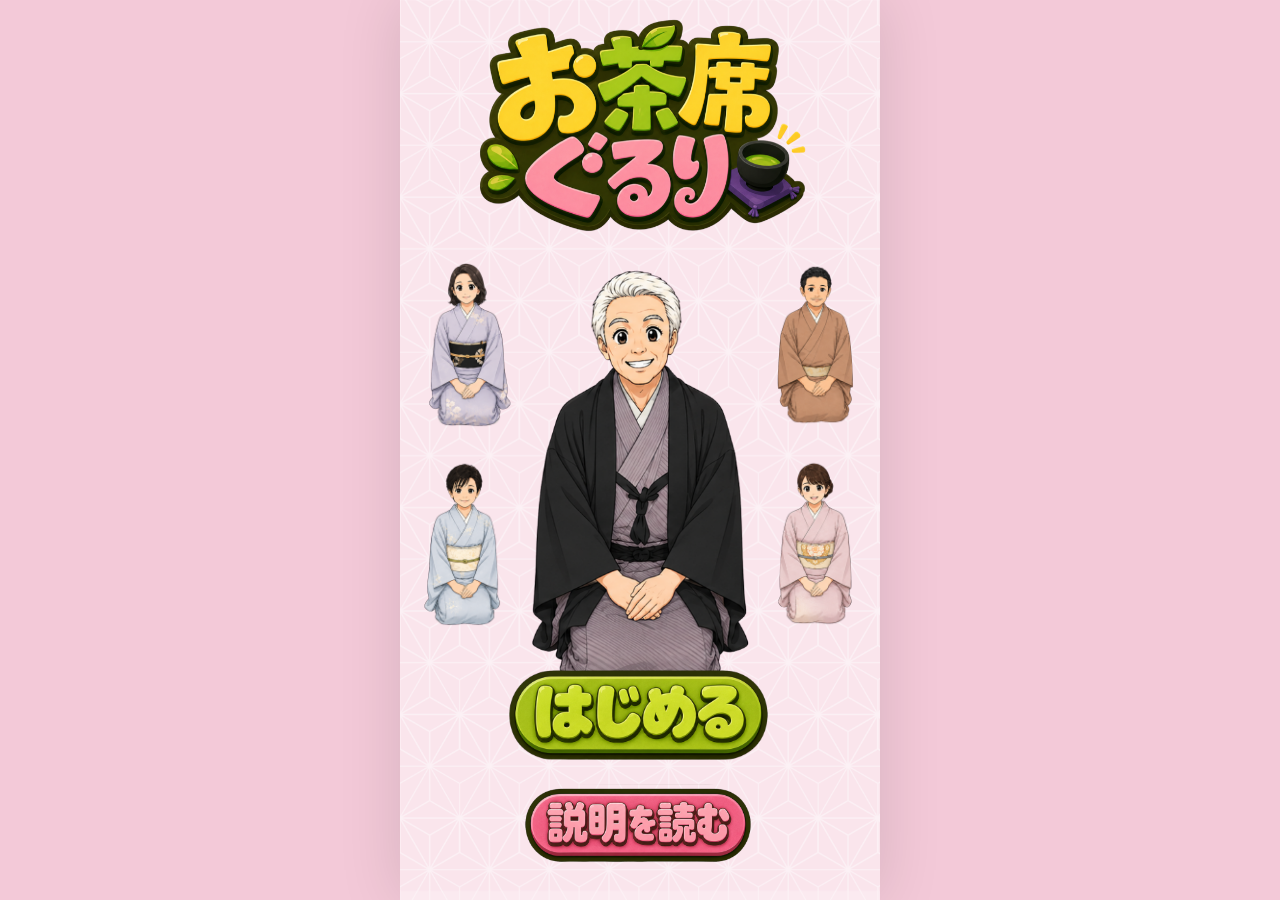
<file: index.html>
<!DOCTYPE html>
<!-- お茶席ぐるり — トップ（オープニング・アニメ／01-02 クロスフェード） -->
<html lang="ja">
<head>
<meta charset="UTF-8">
<meta name="viewport" content="width=device-width, initial-scale=1.0">
<title>お茶席ぐるり｜お稽古の席順メーカー</title>
<meta name="description" content="お稽古の席順（亭主・正客・詰め）を、重ならず・休憩を挟んで自動で作るアプリ。">
<meta name="theme-color" content="#ef7aa0">
<!-- OGP -->
<meta property="og:type" content="website">
<meta property="og:site_name" content="お茶席ぐるり">
<meta property="og:title" content="お茶席ぐるり｜お稽古の席順メーカー">
<meta property="og:description" content="亭主・正客・詰めが重ならず、休憩を挟んで“ぐるり”と回る——お稽古の席順をかんたんに。">
<meta property="og:url" content="https://jaku-marketing.github.io/ocha-seki-gururi/">
<meta property="og:image" content="https://jaku-marketing.github.io/ocha-seki-gururi/img/ogp.jpg">
<meta property="og:image:width" content="1200">
<meta property="og:image:height" content="630">
<meta property="og:image:type" content="image/jpeg">
<meta name="twitter:card" content="summary_large_image">
<meta name="twitter:title" content="お茶席ぐるり｜お稽古の席順メーカー">
<meta name="twitter:description" content="亭主・正客・詰めが重ならず、休憩を挟んで“ぐるり”と回る席順をかんたんに。">
<meta name="twitter:image" content="https://jaku-marketing.github.io/ocha-seki-gururi/img/ogp.jpg">
<link rel="stylesheet" href="assets/style.css">
<style>
  .app.top{ background:url('img/bg_main.png') center/cover no-repeat, var(--pink-bg); }
  .stage{ position:relative; flex:1 1 auto; min-height:100dvh; overflow:hidden; }
  .logo{ position:absolute; top:1%; left:50%; width:86%; max-width:410px; transform:translateX(-50%) scale(.2); opacity:0; animation:boon .9s var(--ease-out) .1s forwards; z-index:1; }

  .ch{ position:absolute; opacity:0; }
  .ch .a{ display:block; width:100%; transition:opacity .9s ease; }
  .ch .b{ position:absolute; inset:0; width:100%; opacity:0; transition:opacity .9s ease; }
  .ch.swap .a{ opacity:0; } .ch.swap .b{ opacity:1; }
  .ch.center{ width:71%; left:50%; bottom:20%; transform:translateX(-50%) translateY(30px); z-index:3; animation:rise .7s var(--ease-out) .55s forwards; }
  .ch.tl{ width:25%; left:1%; top:29%; transform:translateY(18px); z-index:2; animation:pop .55s var(--ease-out) 1.0s forwards; }
  .ch.tr{ width:25%; right:1%; top:29%; transform:translateY(18px); z-index:2; animation:pop .55s var(--ease-out) 1.2s forwards; }
  .ch.bl{ width:25%; left:1%; top:51%; transform:translateY(18px); z-index:2; animation:pop .55s var(--ease-out) 1.4s forwards; }
  .ch.br{ width:25%; right:1%; top:51%; transform:translateY(18px); z-index:2; animation:pop .55s var(--ease-out) 1.6s forwards; }

  .topbtn{ position:absolute; left:50%; transform:translateX(-50%); width:58%; max-width:268px; opacity:0; z-index:6; }
  .topbtn img{ width:100%; }
  .b1{ bottom:15%; animation:rise2 .6s var(--ease-out) 2.0s forwards, floaty 2.8s ease-in-out 2.8s infinite; }
  .b2{ width:50%; max-width:232px; bottom:3.5%; animation:rise2 .6s var(--ease-out) 2.2s forwards, floaty 2.8s ease-in-out 3.2s infinite; }
  .topbtn:active{ filter:brightness(.95); }

  @keyframes boon{ 0%{opacity:0; transform:translateX(-50%) scale(.2) rotate(-6deg);} 60%{opacity:1; transform:translateX(-50%) scale(1.12) rotate(2deg);} 80%{transform:translateX(-50%) scale(.95);} 100%{opacity:1; transform:translateX(-50%) scale(1);} }
  @keyframes rise{ from{opacity:0; transform:translateX(-50%) translateY(30px);} to{opacity:1; transform:translateX(-50%) translateY(0);} }
  @keyframes pop{ 0%{opacity:0; transform:translateY(18px) scale(.6);} 70%{opacity:1; transform:translateY(0) scale(1.06);} 100%{opacity:1; transform:translateY(0) scale(1);} }
  @keyframes rise2{ from{opacity:0; transform:translateX(-50%) translateY(14px);} to{opacity:1; transform:translateX(-50%) translateY(0);} }
  @keyframes floaty{ 0%,100%{ transform:translateX(-50%) translateY(0);} 50%{ transform:translateX(-50%) translateY(-5px);} }
  @media (prefers-reduced-motion:reduce){ .ch,.logo,.topbtn{ opacity:1!important; animation:none!important; } }
</style>
</head>
<body>
<div class="app top">
  <div class="stage">
    <img class="logo" src="img/logo.png" alt="お茶席ぐるり">
    <div class="ch center" id="c0"><img class="a" src="img/c_main_nakayama01.png" alt=""><img class="b" src="img/c_main_nakayama02.png" alt=""></div>
    <div class="ch tl" id="c1"><img class="a" src="img/c_main_kane01.png" alt=""><img class="b" src="img/c_main_kane02.png" alt=""></div>
    <div class="ch tr" id="c2"><img class="a" src="img/c_main_iwamura01.png" alt=""><img class="b" src="img/c_main_iwamura02.png" alt=""></div>
    <div class="ch bl" id="c3"><img class="a" src="img/c_main_kawai01.png" alt=""><img class="b" src="img/c_main_kawai02.png" alt=""></div>
    <div class="ch br" id="c4"><img class="a" src="img/c_main_nagisa01.png" alt=""><img class="b" src="img/c_main_nagisa02.png" alt=""></div>
    <a class="topbtn b1" href="step1.html" aria-label="はじめる"><img src="img/btn_top01.png" alt="はじめる"></a>
    <a class="topbtn b2" href="setsumei.html" aria-label="説明を読む"><img src="img/btn_top02.png" alt="説明を読む"></a>
  </div>
</div>
<script>
"use strict";
(function(){
  const ids=['c0','c1','c2','c3','c4'];
  // 一定間隔で 01⇄02 をクロスフェード（消えずに重ねてフェード）
  // 一定間隔で「1人ずつ」順番にクロスフェード（パラパラしない・間隔長め）
  setTimeout(()=>{
    let k=0;
    setInterval(()=>{ const el=document.getElementById(ids[k%ids.length]); if(el) el.classList.toggle('swap'); k++; }, 3000);
  }, 2800);
})();
</script>
</body>
</html>
</file>
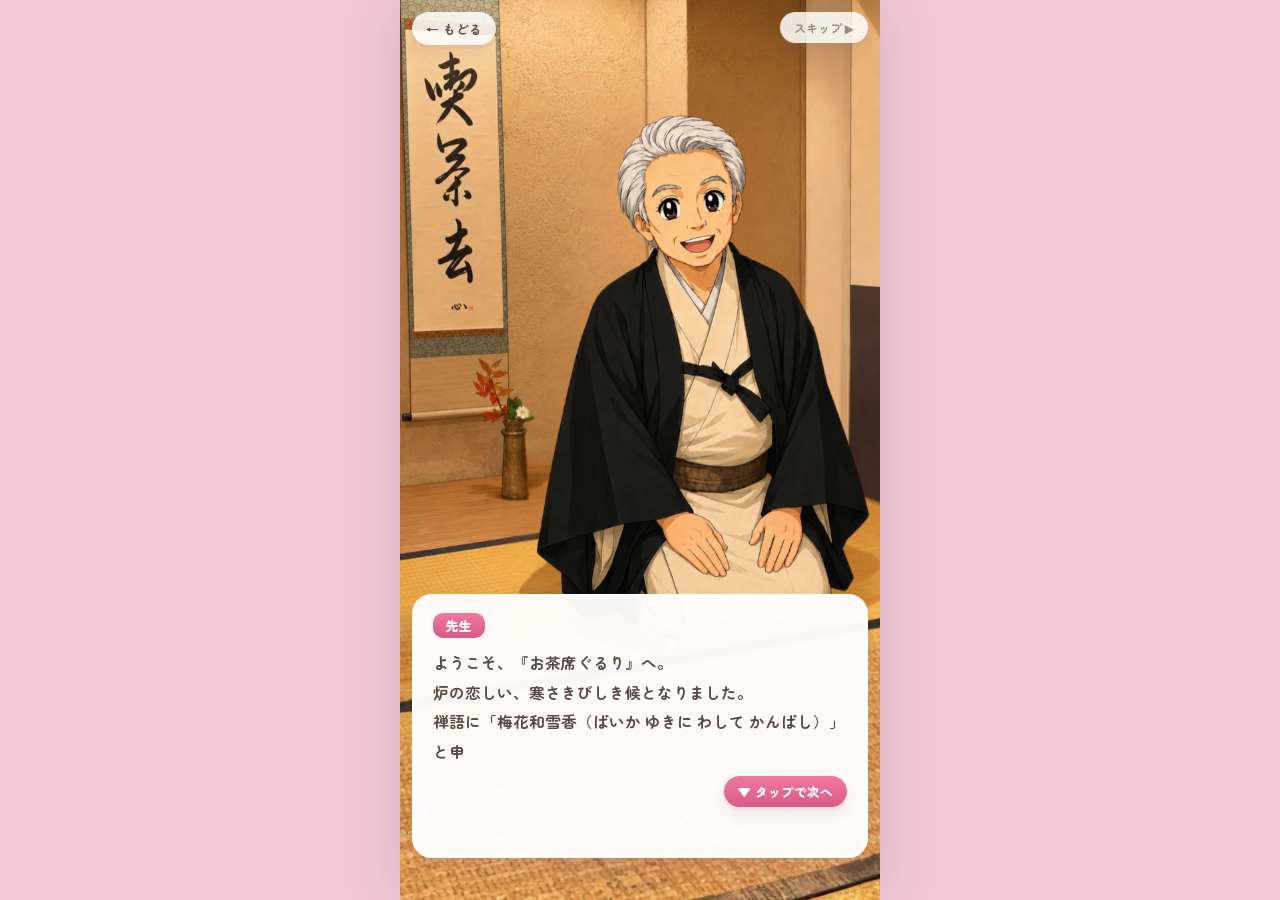
<file: setsumei.html>
<!DOCTYPE html>
<!-- お茶席ぐるり — 説明（RPG式テキスト） -->
<html lang="ja">
<head>
<meta charset="UTF-8">
<meta name="viewport" content="width=device-width, initial-scale=1.0">
<title>お茶席ぐるり — 説明</title>
<link rel="stylesheet" href="assets/style.css">
<style>
  .app.setsu{ background:#e8dccd; cursor:pointer; }
  .scene{ position:relative; flex:1 1 auto; min-height:100dvh; }
  .scene-img{ position:absolute; inset:0; width:100%; height:100%; object-fit:cover; object-position:top center; z-index:0; }
  .back{ position:absolute; top:12px; left:12px; z-index:5; background:rgba(255,255,255,.85); border-radius:99px; padding:7px 14px; font-size:12.5px; font-weight:700; color:var(--ink); box-shadow:var(--shadow-s); }
  .dialog{ position:absolute; left:12px; right:12px; bottom:calc(42px + env(safe-area-inset-bottom)); z-index:2; background:rgba(255,253,252,.97); border:3px solid #fff; border-radius:20px; box-shadow:var(--shadow); padding:16px 18px 48px; min-height:200px; display:flex; flex-direction:column; }
  .who{ display:inline-block; font-weight:900; font-size:13px; color:#fff; background:linear-gradient(180deg,var(--pink),var(--pink-d)); border-radius:10px; padding:3px 13px; margin-bottom:10px; align-self:flex-start; }
  .line{ margin:0; font-size:15.5px; line-height:1.9; font-weight:700; color:var(--ink); min-height:5.4em; flex:0 0 auto; white-space:pre-line; }
  .adv{ align-self:flex-end; margin-top:10px; font-size:12.5px; font-weight:800; color:#fff; background:linear-gradient(180deg,var(--pink),var(--pink-d)); border-radius:99px; padding:6px 14px; box-shadow:var(--shadow-s); animation:blink 1.2s ease-in-out infinite; }
  @keyframes blink{ 50%{ opacity:.5; } }
  .start{ display:inline-flex; width:100%; margin-top:8px; }
  .skip{ position:absolute; top:12px; right:12px; z-index:5; background:rgba(255,255,255,.85); border-radius:99px; padding:7px 14px; font-size:12px; font-weight:700; color:var(--ink-soft); box-shadow:var(--shadow-s); border:0; }
  @media (prefers-reduced-motion:reduce){ .adv{ animation:none; } }
</style>
</head>
<body>
<div class="app setsu" id="app">
  <div class="scene">
    <img class="scene-img" id="sceneImg" src="img/img_setsumei02.png" alt="先生">
    <a class="back" href="index.html">← もどる</a>
    <button class="skip" id="skip" type="button">スキップ ▶</button>
    <div class="dialog" id="dialog">
      <span class="who">先生</span>
      <p class="line" id="line"></p>
      <span class="adv" id="adv">▼ タップで次へ</span>
      <a class="btn pink start" id="startBtn" href="step1.html" style="display:none">はじめる ▶</a>
    </div>
  </div>
</div>
<script>
"use strict";
(function(){
  // 時期（タイムスタンプ）から季節を判定し、季語＋禅語の時候の挨拶を出し分け
  const M=new Date().getMonth()+1;
  const season=(M>=3&&M<=5)?'spring':(M>=6&&M<=8)?'summer':(M>=9&&M<=11)?'autumn':'winter';
  const GREET={
    spring:"ようこそ、『お茶席ぐるり』へ。\n春たけなわ、若草の萌え出づる候となりました。\n禅語に「春入千林処々鶯（はる せんりんに いり しょしょ うぐいす）」と申します。うららかな心で、どうぞごゆるりと。",
    summer:"ようこそ、『お茶席ぐるり』へ。\n青葉のまぶしい、風炉の候となりました。\n禅語に「薫風自南来（くんぷう みなみより きたる）」と申します。涼やかな心で、どうぞごゆるりと。",
    autumn:"ようこそ、『お茶席ぐるり』へ。\n木々の色づき、月の冴ゆる候となりました。\n禅語に「掬水月在手（みずを むすべば つき てにあり）」と申します。澄んだ心で、どうぞごゆるりと。",
    winter:"ようこそ、『お茶席ぐるり』へ。\n炉の恋しい、寒さきびしき候となりました。\n禅語に「梅花和雪香（ばいか ゆきに わして かんばし）」と申します。あたたかな心で、どうぞごゆるりと。"
  };
  const LINES=[
    GREET[season],
    "わたくしが、このアプリの使い方をご案内いたします。\nお稽古では、みなで順に〈亭主〉〈正客〉〈詰め〉のお役を務めますね。\nされど人数が増えるほど、その段取りは骨の折れるもの。",
    "このアプリは、その席順をひと息に組み上げます。\n誰のお役も重ならず、出番と出番のあいだには、ちゃんと休憩（お控え）が入るように。\n気配りは、こちらにお任せを。",
    "使い方は、たったの三歩。\nまず ①〈参加する人〉を選び、つぎに ②〈並び順〉を決める。\nそれだけで、きれいな席順表ができあがります。",
    "並び順は、年功序列・ランダム・手動の三つから。\n先輩を立てるもよし、くじ引きのように楽しむもよし。\nその日の趣向で、自在にお選びください。",
    "できあがった席順は ③ で画像に保存できます。\n皆で囲んで、今日のお役を確かめましょう。\nスマホに残せば、お稽古の場でもすぐに確かめられます。",
    "茶の湯の心は、一期一会。\nこの一会は、二度とない一会にございます。\nどうぞ、よいひとときになりますように——\nそれでは、はじめましょう。"
  ];
  const $=id=>document.getElementById(id);
  const lineEl=$('line'), advEl=$('adv'), startBtn=$('startBtn'), sceneImg=$('sceneImg');
  const FR={ closed:'img/img_setsumei02.png', open:'img/img_setsumei03.png', smile:'img/img_setsumei04.png' };
  [FR.closed,FR.open,FR.smile,'img/img_setsumei01.png'].forEach(s=>{ const im=new Image(); im.src=s; });
  let i=0, chars=[], pos=0, typing=false, timer=null, done=false, mouth=null, mo=false;
  function startMouth(){ stopMouth(); mouth=setInterval(()=>{ mo=!mo; sceneImg.src=mo?FR.open:FR.closed; },170); }
  function stopMouth(){ if(mouth){ clearInterval(mouth); mouth=null; } sceneImg.src=FR.closed; }
  function smile(){ stopMouth(); sceneImg.src=FR.smile; }
  function type(){ chars=Array.from(LINES[i]); pos=0; typing=true; lineEl.textContent=''; advEl.style.display=''; advEl.textContent='▼ タップで次へ'; startMouth();
    clearInterval(timer); timer=setInterval(()=>{ lineEl.textContent=chars.slice(0,++pos).join(''); if(pos>=chars.length){ clearInterval(timer); typing=false; stopMouth(); } },36); }
  function finish(){ clearInterval(timer); lineEl.textContent=chars.join(''); typing=false; stopMouth(); }
  function advance(){ if(done) return; if(typing){ finish(); return; } if(i<LINES.length-1){ i++; type(); } else { done=true; advEl.style.display='none'; startBtn.style.display='inline-flex'; smile(); } }
  $('app').addEventListener('click', e=>{ if(e.target.closest('a,button')) return; advance(); });
  document.addEventListener('keydown', e=>{ if(e.key===' '||e.key==='Enter'||e.key==='ArrowRight'){ e.preventDefault(); advance(); } });
  $('skip').addEventListener('click', ()=>{ clearInterval(timer); i=LINES.length-1; chars=Array.from(LINES[i]); lineEl.textContent=LINES[i]; typing=false; done=true; advEl.style.display='none'; startBtn.style.display='inline-flex'; smile(); });
  type();
})();
</script>
</body>
</html>
</file>
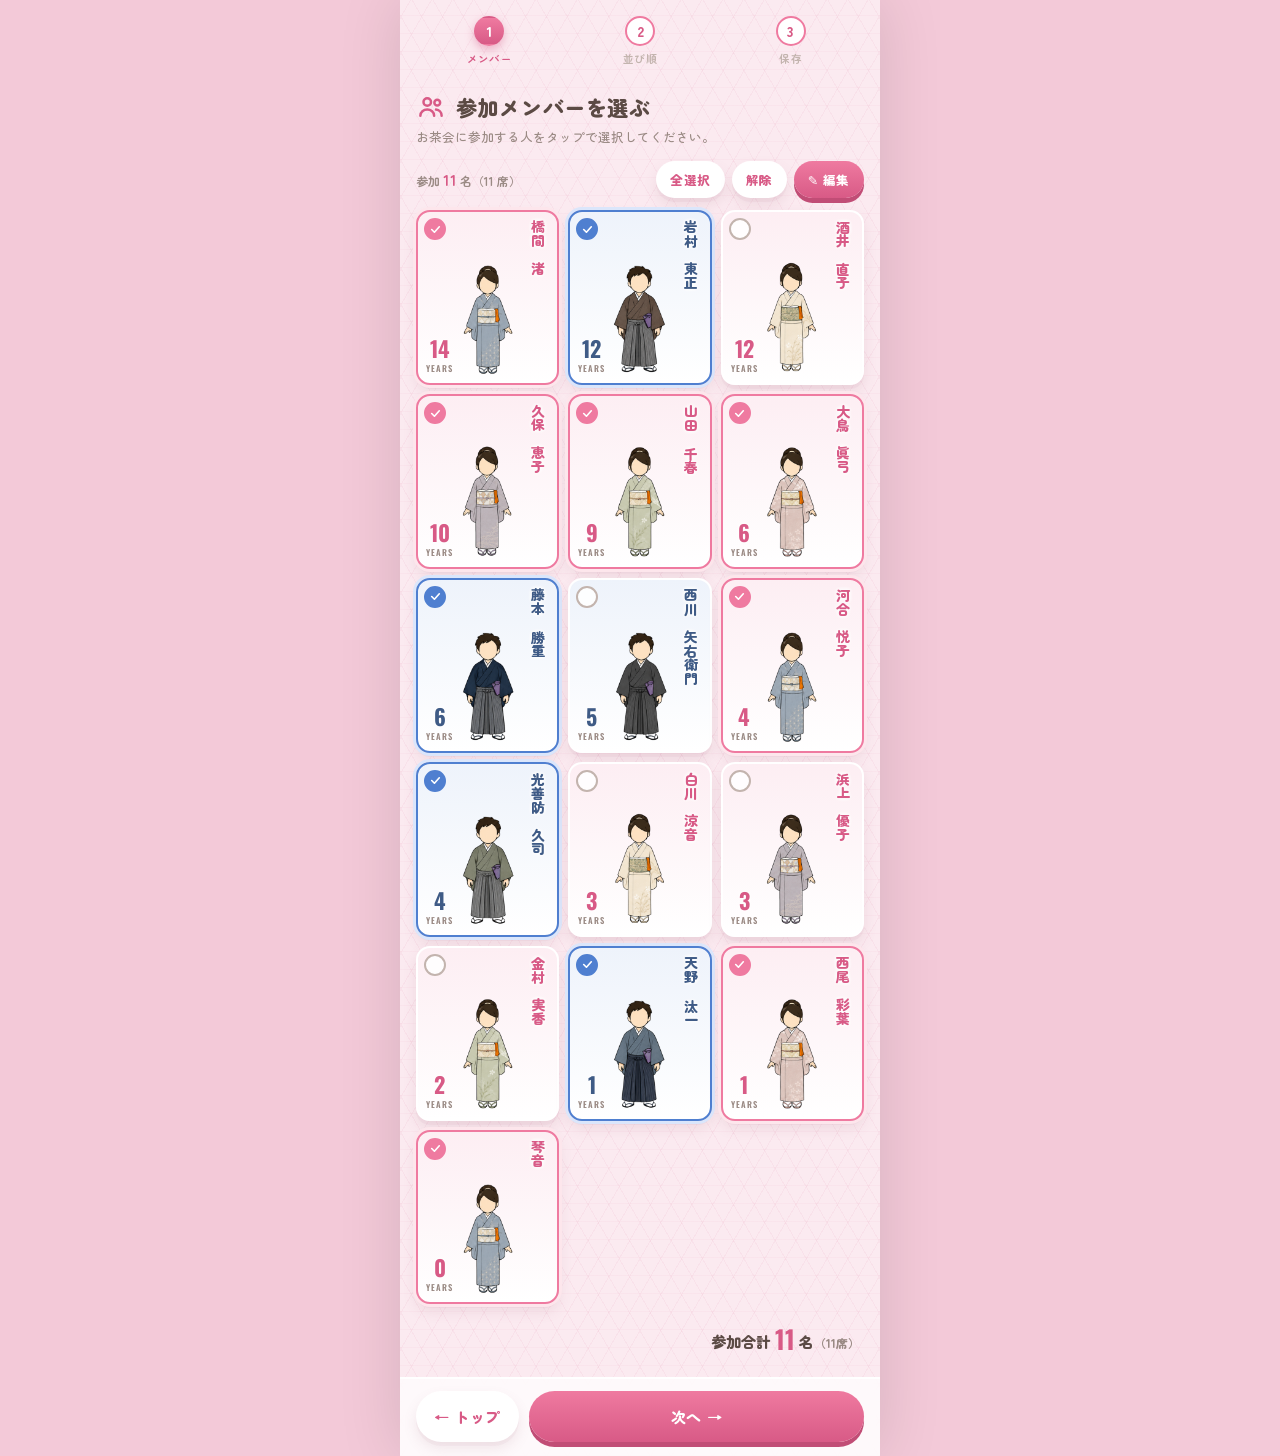
<file: step1.html>
<!DOCTYPE html>
<!-- お茶席ぐるり — ① 参加メンバーを選ぶ -->
<html lang="ja">
<head>
<meta charset="UTF-8">
<meta name="viewport" content="width=device-width, initial-scale=1.0">
<title>お茶席ぐるり — メンバーを選ぶ</title>
<link rel="stylesheet" href="assets/style.css">
<style>
  .hi-emoji{ font-size:24px; }
  /* 編集オーバーレイ */
  .editor{ position:fixed; inset:0; z-index:50; background:rgba(40,25,32,.45); display:none; align-items:flex-end; }
  .editor.on{ display:flex; }
  .editor .panel{ width:100%; max-width:480px; margin:0 auto; max-height:88vh; background:var(--cream); border-radius:22px 22px 0 0; display:flex; flex-direction:column; }
  .editor .eh{ padding:16px 16px 8px; font-weight:900; font-size:17px; }
  .editor .escroll{ flex:1 1 auto; overflow-y:auto; padding:0 14px 8px; }
  .erow{ display:flex; align-items:center; gap:7px; background:#fff; border:2px solid var(--line); border-radius:12px; padding:7px 9px; margin-bottom:7px; }
  .erow input{ font:inherit; border:1px solid var(--line); border-radius:8px; padding:7px 8px; background:var(--cream); min-width:0; }
  .erow .en{ flex:1 1 auto; } .erow .ey{ width:62px; }
  .erow .eg{ display:flex; gap:3px; flex:0 0 auto; }
  .erow .eg button{ width:30px; height:32px; border:2px solid var(--line); border-radius:8px; background:var(--cream); font-size:12px; font-weight:900; }
  .erow .eg button.on[data-g="m"]{ background:#dbe6fb; border-color:#7fa0d8; color:#3f5b86; }
  .erow .eg button.on[data-g="f"]{ background:var(--pink-soft); border-color:var(--pink); color:var(--pink-d); }
  .erow .del{ width:32px; height:32px; border:2px solid var(--line); border-radius:8px; background:var(--cream); color:var(--pink-d); font-size:15px; }
  .addnew{ display:flex; gap:6px; padding:6px 0 4px; }
  .addnew input{ font:inherit; border:1px solid var(--line); border-radius:8px; padding:9px 9px; background:#fff; min-width:0; }
  .addnew .en{ flex:1 1 auto; } .addnew .ey{ width:64px; }
</style>
</head>
<body>
<svg width="0" height="0" style="position:absolute"><symbol id="ck" viewBox="0 0 24 24"><path d="M5 12l5 5 9-10" fill="none" stroke="currentColor" stroke-width="3" stroke-linecap="round" stroke-linejoin="round"/></symbol></svg>
<div class="app">
  <div class="stepper">
    <div class="st on"><span class="dot">1</span><span class="lab">メンバー</span></div>
    <div class="st"><span class="dot">2</span><span class="lab">並び順</span></div>
    <div class="st"><span class="dot">3</span><span class="lab">保存</span></div>
  </div>
  <div class="scroll">
    <div class="page-h"><svg class="hi" viewBox="0 0 24 24" fill="none" stroke="var(--pink-d)" stroke-width="2" stroke-linecap="round" stroke-linejoin="round"><circle cx="9" cy="8" r="3"/><path d="M3.5 19c0-3 2.5-5 5.5-5s5.5 2 5.5 5"/><circle cx="17" cy="8.5" r="2.3"/><path d="M16 14c2.4 .2 4.5 2 4.5 5"/></svg>参加メンバーを選ぶ</div>
    <p class="page-lead">お茶会に参加する人をタップで選択してください。</p>
    <div class="toolbar">
      <span class="count">参加 <b id="cnt">0</b> 名（<span id="seki">0</span> 席）</span>
      <span class="sp"></span>
      <button class="btn sm ghost" id="allBtn" type="button">全選択</button>
      <button class="btn sm ghost" id="noneBtn" type="button">解除</button>
      <button class="btn sm pink" id="editBtn" type="button">✎ 編集</button>
    </div>
    <div class="mgrid" id="grid"></div>
    <div class="total">参加合計 <b id="total">0</b> 名<span class="sub">（<span id="seki2">0</span>席）</span></div>
  </div>
  <div class="actions">
    <a class="btn ghost narrow" href="index.html">← トップ</a>
    <button class="btn pink" id="nextBtn" type="button">次へ →</button>
  </div>
</div>

<!-- 編集 -->
<div class="editor" id="editor">
  <div class="panel">
    <div class="eh">メンバーを編集</div>
    <div class="escroll" id="elist"></div>
    <div style="padding:0 14px">
      <div class="addnew">
        <input class="en" id="newName" placeholder="名前（例：西尾 彩葉）" maxlength="16">
        <input class="ey" id="newYears" type="number" min="0" max="80" placeholder="茶歴">
      </div>
      <div class="addnew">
        <button class="btn sm ghost" id="newGender" data-g="f" type="button" style="flex:0 0 auto">女性</button>
        <button class="btn sm pink" id="addBtn" type="button" style="flex:1 1 auto">＋ 追加</button>
      </div>
      <button class="btn sm ghost" id="resetBtn" type="button" style="margin:8px 0 4px">初期メンバーに戻す</button>
    </div>
    <div class="actions"><button class="btn pink" id="editDone" type="button">保存して戻る</button></div>
  </div>
</div>

<script src="assets/app.js"></script>
<script>
"use strict";
(function(){
  const $=id=>document.getElementById(id);
  let roster=SEKI.loadRoster();
  const st=SEKI.loadState();
  // 参加選択（保存済みがあれば復元、無ければ attend 既定）
  let selected = new Set(Array.isArray(st.selected)&&st.selected.length ? st.selected : roster.filter(m=>m.attend).map(m=>m.name));

  function render(){
    const rs=SEKI.withIcons(roster.slice().sort((a,b)=>b.years-a.years));
    const g=$('grid'); g.innerHTML='';
    rs.forEach(m=>{
      const on=selected.has(m.name);
      const c=document.createElement('div'); c.className='mcard '+m.gender+(on?' on':''); c.dataset.name=m.name;
      c.innerHTML='<span class="chk"><svg><use href="#ck"/></svg></span>'
        +'<img class="ph" src="'+m.icon+'" alt="" onerror="this.style.visibility=\'hidden\'">'
        +'<div class="nm">'+m.name+'</div><div class="yr"><span class="num">'+m.years+'</span><span class="u">YEARS</span></div>';
      c.onclick=()=>{ if(selected.has(m.name)) selected.delete(m.name); else selected.add(m.name); render(); };
      g.appendChild(c);
    });
    const n=selected.size; $('cnt').textContent=n; $('seki').textContent=n; $('total').textContent=n; $('seki2').textContent=n;
  }
  $('allBtn').onclick=()=>{ roster.forEach(m=>selected.add(m.name)); render(); };
  $('noneBtn').onclick=()=>{ selected.clear(); render(); };
  $('nextBtn').onclick=()=>{
    if(selected.size<3){ const b=$('nextBtn'); const o=b.textContent; b.textContent='3名以上選んでね'; b.disabled=true; setTimeout(()=>{b.textContent=o;b.disabled=false;},1300); return; }
    SEKI.saveRoster(roster);
    SEKI.patchState({ selected:[...selected] });
    location.href='step2.html';
  };

  /* ===== 編集 ===== */
  let newGender='f';
  function renderEdit(){
    const el=$('elist'); el.innerHTML='';
    roster.slice().sort((a,b)=>b.years-a.years).forEach(m=>{
      const r=document.createElement('div'); r.className='erow';
      r.innerHTML='<input class="en" value="'+m.name.replace(/"/g,'&quot;')+'">'
        +'<input class="ey" type="number" min="0" max="80" value="'+m.years+'">'
        +'<span class="eg"><button data-g="m" class="'+(m.gender==='m'?'on':'')+'">男</button><button data-g="f" class="'+(m.gender==='f'?'on':'')+'">女</button></span>'
        +'<button class="del">×</button>';
      const en=r.querySelector('.en'), ey=r.querySelector('.ey');
      en.oninput=()=>{ const old=m.name; m.name=en.value; if(selected.has(old)){ selected.delete(old); selected.add(m.name);} };
      ey.oninput=()=>{ m.years=Math.max(0,parseInt(ey.value,10)||0); };
      r.querySelectorAll('.eg button').forEach(b=>b.onclick=()=>{ m.gender=b.dataset.g; renderEdit(); });
      r.querySelector('.del').onclick=()=>{ roster=roster.filter(x=>x!==m); selected.delete(m.name); renderEdit(); };
      el.appendChild(r);
    });
  }
  $('editBtn').onclick=()=>{ renderEdit(); $('editor').classList.add('on'); };
  $('newGender').onclick=()=>{ newGender=newGender==='f'?'m':'f'; const b=$('newGender'); b.textContent=newGender==='f'?'女性':'男性'; b.className='btn sm '+(newGender==='f'?'pink':'ghost'); };
  $('addBtn').onclick=()=>{ const nm=$('newName').value.trim(); const y=parseInt($('newYears').value,10);
    if(!nm){ $('newName').focus(); return; } roster.push({name:nm,years:isNaN(y)?0:y,gender:newGender,attend:true}); selected.add(nm);
    $('newName').value=''; $('newYears').value=''; renderEdit(); };
  $('resetBtn').onclick=()=>{ if(!confirm('初期メンバーに戻しますか？（この端末の編集は消えます）'))return; roster=SEKI.resetRoster(); selected=new Set(roster.filter(m=>m.attend).map(m=>m.name)); renderEdit(); };
  $('editDone').onclick=()=>{ roster=roster.filter(m=>String(m.name).trim()); SEKI.saveRoster(roster); $('editor').classList.remove('on'); render(); };

  render();
})();
</script>
</body>
</html>
</file>
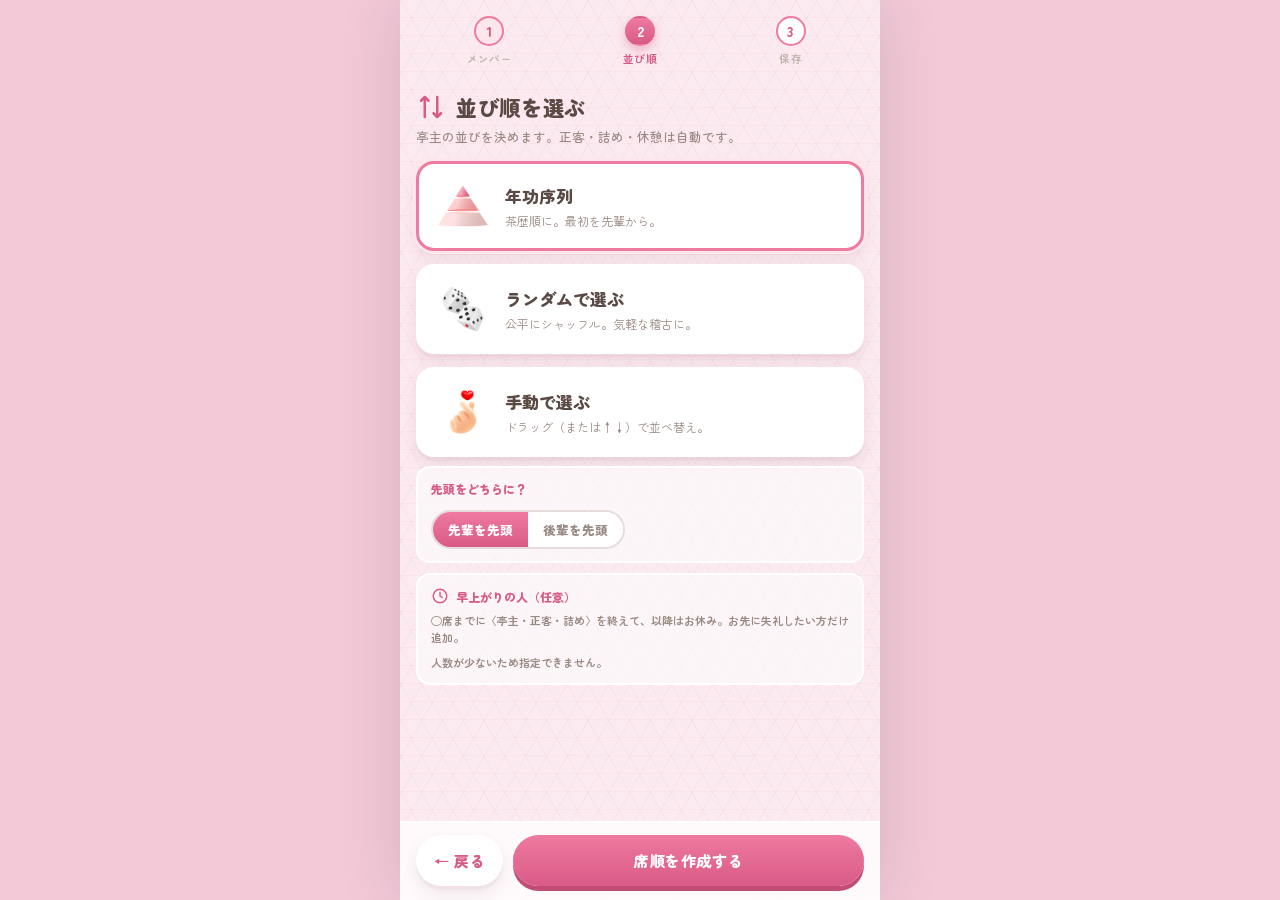
<file: step2.html>
<!DOCTYPE html>
<!-- お茶席ぐるり — ② 並び順を選ぶ -->
<html lang="ja">
<head>
<meta charset="UTF-8">
<meta name="viewport" content="width=device-width, initial-scale=1.0">
<title>お茶席ぐるり — 並び順を選ぶ</title>
<link rel="stylesheet" href="assets/style.css">
<style>
  .seg{ display:inline-flex; border:2px solid var(--line); border-radius:99px; overflow:hidden; margin-top:6px; }
  .seg button{ padding:8px 15px; font-size:12.5px; font-weight:900; background:#fff; border:0; color:var(--ink-soft); }
  .seg button.on{ background:linear-gradient(180deg,var(--pink),var(--pink-d)); color:#fff; }
  .ctrl{ background:rgba(255,255,255,.6); border:2px solid #fff; border-radius:14px; padding:12px 13px; margin:-4px 0 14px; }
  .ctrl .t{ display:flex; align-items:center; gap:7px; font-size:12px; font-weight:900; color:var(--pink-d); margin-bottom:7px; }
  .ctrl .t svg{ width:18px; height:18px; }
  .early-sub{ font-size:11px; color:var(--ink-soft); margin:0 0 9px; font-weight:700; line-height:1.5; }
  .early-list{ display:flex; flex-direction:column; gap:7px; }
  .erow{ display:flex; align-items:center; gap:6px; }
  .erow select{ font-family:inherit; font-weight:800; font-size:12px; color:var(--ink); border:2px solid var(--line); border-radius:10px; padding:7px 5px; background:#fff; }
  .erow .ep{ flex:1 1 0; min-width:0; }
  .erow .es{ flex:0 0 88px; min-width:0; }
  .erow .ex{ flex:0 0 30px; width:30px; height:30px; border-radius:8px; border:2px solid var(--line); background:#fff; color:var(--ink-soft); font-weight:900; font-size:12px; line-height:1; }
  .add-early{ width:100%; margin-top:9px; padding:10px; border:2px dashed var(--pink); border-radius:12px; background:rgba(255,255,255,.55); color:var(--pink-d); font-weight:900; font-size:12.5px; }
  .add-early:active{ transform:translateY(1px); }
</style>
</head>
<body>
<div class="app">
  <div class="stepper">
    <div class="st done"><span class="dot">1</span><span class="lab">メンバー</span></div>
    <div class="st on"><span class="dot">2</span><span class="lab">並び順</span></div>
    <div class="st"><span class="dot">3</span><span class="lab">保存</span></div>
  </div>
  <div class="scroll">
    <div class="page-h"><svg class="hi" viewBox="0 0 24 24" fill="none" stroke="var(--pink-d)" stroke-width="2" stroke-linecap="round" stroke-linejoin="round"><path d="M7 4v16M7 4 4 7M7 4l3 3M17 20V4M17 20l-3-3M17 20l3-3"/></svg>並び順を選ぶ</div>
    <p class="page-lead">亭主の並びを決めます。正客・詰め・休憩は自動です。</p>

    <button class="modecard on" data-mode="senior" type="button">
      <img class="mi" src="img/ico_tejyun01.png" alt="">
      <span class="txt"><span class="mh">年功序列</span><span class="md">茶歴順に。最初を先輩から。</span></span>
    </button>
    <button class="modecard" data-mode="random" type="button">
      <img class="mi" src="img/ico_tejyun02.png" alt="">
      <span class="txt"><span class="mh">ランダムで選ぶ</span><span class="md">公平にシャッフル。気軽な稽古に。</span></span>
    </button>
    <button class="modecard" data-mode="manual" type="button">
      <img class="mi" src="img/ico_tejyun03.png" alt="">
      <span class="txt"><span class="mh">手動で選ぶ</span><span class="md">ドラッグ（または↑↓）で並べ替え。</span></span>
    </button>

    <div class="ctrl" id="ctrl"></div>

    <div class="ctrl early">
      <div class="t"><svg viewBox="0 0 24 24" fill="none" stroke="currentColor" stroke-width="2" stroke-linecap="round" stroke-linejoin="round"><circle cx="12" cy="12" r="9"/><path d="M12 7v5l3 2"/></svg>早上がりの人（任意）</div>
      <p class="early-sub">◯席までに〈亭主・正客・詰め〉を終えて、以降はお休み。お先に失礼したい方だけ追加。</p>
      <div id="earlyList" class="early-list"></div>
      <button class="add-early" id="addEarly" type="button">＋ 早上がりの人を追加</button>
    </div>
  </div>
  <div class="actions">
    <a class="btn ghost narrow" href="step1.html">← 戻る</a>
    <button class="btn pink" id="genBtn" type="button">席順を作成する</button>
  </div>
</div>

<script src="assets/app.js"></script>
<script>
"use strict";
(function(){
  const $=id=>document.getElementById(id);
  const roster=SEKI.loadRoster(); const st=SEKI.loadState();
  const selSet=new Set(st.selected||[]);
  const participants=roster.filter(m=>selSet.has(m.name));
  let mode=st.mode||'senior';
  let seniorDesc=(st.seniorDesc!==false);
  let manualOrder=(Array.isArray(st.manualOrder)&&st.manualOrder.length?st.manualOrder.filter(n=>selSet.has(n)):participants.slice().sort((a,b)=>b.years-a.years).map(m=>m.name));

  let earlyRows=[]; Object.keys(st.earlyBy||{}).forEach(nm=>{ if(selSet.has(nm)) earlyRows.push({name:nm, seat:st.earlyBy[nm]}); });
  function renderEarly(){
    const wrap=$('earlyList'), add=$('addEarly'), n=participants.length, maxSeat=n-1;
    wrap.innerHTML='';
    if(maxSeat<3){ wrap.innerHTML='<p class="early-sub" style="margin:0">人数が少ないため指定できません。</p>'; add.style.display='none'; return; }
    earlyRows.forEach((row,idx)=>{
      const used=new Set(earlyRows.filter((_,i)=>i!==idx).map(r=>r.name));
      const avail=participants.filter(m=>!used.has(m.name));
      const pOpts=avail.map(m=>'<option value="'+m.name+'"'+(m.name===row.name?' selected':'')+'>'+m.name+'</option>').join('');
      let sOpts=''; for(let k=3;k<=maxSeat;k++) sOpts+='<option value="'+k+'"'+(k===row.seat?' selected':'')+'>'+SEKI.sekiLabel(k)+'まで</option>';
      const el=document.createElement('div'); el.className='erow';
      el.innerHTML='<select class="ep" data-i="'+idx+'">'+pOpts+'</select><select class="es" data-i="'+idx+'">'+sOpts+'</select><button class="ex" data-i="'+idx+'" type="button" aria-label="削除">✕</button>';
      wrap.appendChild(el);
    });
    wrap.querySelectorAll('.ep').forEach(s=>s.onchange=()=>{ earlyRows[+s.dataset.i].name=s.value; renderEarly(); });
    wrap.querySelectorAll('.es').forEach(s=>s.onchange=()=>{ earlyRows[+s.dataset.i].seat=parseInt(s.value,10); });
    wrap.querySelectorAll('.ex').forEach(b=>b.onclick=()=>{ earlyRows.splice(+b.dataset.i,1); renderEarly(); });
    add.style.display = earlyRows.length>=n ? 'none' : '';
  }
  function addEarlyRow(){
    const used=new Set(earlyRows.map(r=>r.name));
    const a=participants.find(m=>!used.has(m.name));
    if(!a) return;
    earlyRows.push({name:a.name, seat:3}); renderEarly();
  }
  function setMode(m){ mode=m; document.querySelectorAll('.modecard').forEach(c=>c.classList.toggle('on',c.dataset.mode===m)); renderCtrl(); }
  document.querySelectorAll('.modecard').forEach(c=>c.onclick=()=>setMode(c.dataset.mode));

  const DICE='<svg viewBox="0 0 24 24" fill="none" stroke="currentColor" stroke-width="2" stroke-linejoin="round"><rect x="4" y="4" width="16" height="16" rx="4"/><circle cx="9" cy="9" r="1.1" fill="currentColor" stroke="none"/><circle cx="15" cy="15" r="1.1" fill="currentColor" stroke="none"/><circle cx="15" cy="9" r="1.1" fill="currentColor" stroke="none"/><circle cx="9" cy="15" r="1.1" fill="currentColor" stroke="none"/></svg>';

  function renderCtrl(){
    const c=$('ctrl'); c.innerHTML='';
    if(mode==='senior'){
      c.innerHTML='<div class="t">先頭をどちらに？</div><div class="seg"><button data-d="1" class="'+(seniorDesc?'on':'')+'">先輩を先頭</button><button data-d="0" class="'+(!seniorDesc?'on':'')+'">後輩を先頭</button></div>';
      c.querySelectorAll('.seg button').forEach(b=>b.onclick=()=>{ seniorDesc=b.dataset.d==='1'; renderCtrl(); });
    } else if(mode==='random'){
      c.innerHTML='<div class="t">'+DICE+'作成するたびに新しい順になります</div>';
    } else {
      manualOrder=manualOrder.filter(n=>selSet.has(n)); participants.forEach(m=>{ if(!manualOrder.includes(m.name)) manualOrder.push(m.name); });
      const by={}; participants.forEach(m=>by[m.name]=m);
      const head=document.createElement('div'); head.className='t'; head.textContent='ドラッグ、または ↑↓ で並べ替え'; c.appendChild(head);
      const list=document.createElement('div'); list.className='manual-list'; list.id='mlist'; c.appendChild(list);
      manualOrder.forEach((nm,i)=>{
        const r=document.createElement('div'); r.className='mrow'; r.dataset.name=nm;
        r.innerHTML='<span class="grip" title="ドラッグ">⠿</span><span class="pos">'+(i+1)+'</span><span class="mn">'+nm+'</span>'
          +'<span class="ud"><button data-up>▲</button><button data-down>▼</button></span>';
        list.appendChild(r);
      });
      enableDrag(list); refreshPos(list);
      list.querySelectorAll('[data-up]').forEach(b=>b.onclick=()=>moveRow(b.closest('.mrow'),-1));
      list.querySelectorAll('[data-down]').forEach(b=>b.onclick=()=>moveRow(b.closest('.mrow'),1));
    }
  }
  function refreshPos(list){ [...list.querySelectorAll('.mrow')].forEach((r,i)=>{ r.querySelector('.pos').textContent=i+1; const up=r.querySelector('[data-up]'),dn=r.querySelector('[data-down]'); up.disabled=i===0; dn.disabled=i===list.children.length-1; }); syncOrder(list); }
  function syncOrder(list){ manualOrder=[...list.querySelectorAll('.mrow')].map(r=>r.dataset.name); }
  function moveRow(row,dir){ const list=row.parentNode; const rows=[...list.children]; const i=rows.indexOf(row); const j=i+dir; if(j<0||j>=rows.length)return; if(dir<0) list.insertBefore(row,rows[j]); else list.insertBefore(row,rows[j].nextSibling); refreshPos(list); }

  function enableDrag(list){
    let drag=null;
    function onMove(e){
      if(!drag) return; e.preventDefault();
      const row=drag.row, dy=e.clientY-drag.y0;
      row.style.transform='translateY('+dy+'px)';   // 行が指に追従して動く
      const rect=row.getBoundingClientRect(), cy=rect.top+rect.height/2;
      const prev=row.previousElementSibling, next=row.nextElementSibling;
      if(prev){ const pr=prev.getBoundingClientRect(); if(cy < pr.top+pr.height/2){ list.insertBefore(row,prev); drag.y0 -= pr.height; row.style.transform='translateY('+(e.clientY-drag.y0)+'px)'; refreshPos(list); return; } }
      if(next){ const nr=next.getBoundingClientRect(); if(cy > nr.top+nr.height/2){ list.insertBefore(next,row); drag.y0 += nr.height; row.style.transform='translateY('+(e.clientY-drag.y0)+'px)'; refreshPos(list); return; } }
    }
    function onUp(e){ if(!drag) return; const row=drag.row; row.classList.remove('dragging'); row.style.zIndex=''; row.style.transform=''; drag=null; refreshPos(list); }
    list.querySelectorAll('.grip').forEach(g=>{
      g.addEventListener('pointerdown', e=>{ e.preventDefault(); const row=g.closest('.mrow'); drag={row,y0:e.clientY}; row.classList.add('dragging'); row.style.zIndex='30'; try{ g.setPointerCapture(e.pointerId); }catch(_){ } });
      g.addEventListener('pointermove', onMove);
      g.addEventListener('pointerup', onUp);
      g.addEventListener('pointercancel', onUp);
    });
  }

  $('genBtn').onclick=()=>{ if(participants.length<3){ alert('メンバーが3名以上必要です。'); location.href='step1.html'; return; }
    const cleanEarly={}; earlyRows.forEach(r=>{ if(selSet.has(r.name) && r.seat>=3) cleanEarly[r.name]=r.seat; });
    SEKI.patchState({mode,seniorDesc,manualOrder,earlyBy:cleanEarly}); location.href='step3.html'; };

  setMode(mode);
  $('addEarly').onclick=addEarlyRow;
  renderEarly();
})();
</script>
</body>
</html>
</file>
<file: assets/style.css>
/* お茶席ぐるり — 共通スタイル（Zen Maru Gothic / ポップだけど上品な和ピンク） */
@import url('https://fonts.googleapis.com/css2?family=Zen+Maru+Gothic:wght@500;700;900&family=Oswald:wght@500;600;700&display=swap');

:root{
  --pink:#ef7aa0; --pink-d:#d85a86; --pink-soft:#fde6ec; --pink-bg:#fbeaf0;
  --green:#8bc24a; --green-d:#6fa636;
  --cream:#fff8f3; --ink:#5b4a44; --ink-soft:#9a8a84; --faint:#c3b4ae;
  --line:rgba(120,80,70,.16); --surface:#fffdfc;
  --teishu:#d85a86; --shokyaku:#6fa636; --tsume:#d79a3a;
  --maru:"Zen Maru Gothic","Hiragino Maru Gothic ProN","M PLUS Rounded 1c",system-ui,sans-serif;
  --num:"Oswald","Zen Maru Gothic",sans-serif;
  --radius:18px; --radius-s:12px;
  --shadow:0 10px 0 rgba(150,90,110,.06), 0 16px 30px rgba(150,90,110,.16);
  --shadow-s:0 4px 0 rgba(150,90,110,.05), 0 7px 14px rgba(150,90,110,.12);
  --ease:cubic-bezier(.4,.14,.2,1); --ease-out:cubic-bezier(.16,.84,.34,1);
}
*{ box-sizing:border-box; }
html,body{ height:100%; }
body{ margin:0; font-family:var(--maru); font-weight:500; color:var(--ink); background:#f3c9d8; -webkit-font-smoothing:antialiased; }
button{ font-family:inherit; color:inherit; cursor:pointer; }
a{ color:inherit; text-decoration:none; }
img{ display:block; }

/* スマホ最適化：480px 縦カラムを中央に */
.app{ position:relative; max-width:480px; margin:0 auto; min-height:100dvh; display:flex; flex-direction:column;
  background:var(--pink-bg);
  background-image:
    repeating-linear-gradient(60deg, rgba(216,90,134,.06) 0 1px, transparent 1px 18px),
    repeating-linear-gradient(-60deg, rgba(216,90,134,.06) 0 1px, transparent 1px 18px),
    repeating-linear-gradient(0deg, rgba(216,90,134,.04) 0 1px, transparent 1px 18px);
  box-shadow:0 0 60px rgba(0,0,0,.12); overflow:hidden; }
.scroll{ flex:1 1 auto; overflow-y:auto; padding:16px 16px 16px; }

/* ===== ステッパー（1 メンバー / 2 並び順 / 3 保存） ===== */
.stepper{ flex:0 0 auto; display:flex; align-items:flex-start; gap:4px; padding:16px 16px 4px; }
.stepper .st{ flex:1 1 0; display:flex; flex-direction:column; align-items:center; gap:5px; }
.stepper .dot{ width:30px; height:30px; border-radius:50%; border:2px solid var(--pink); background:#fff; color:var(--pink-d); font-weight:900; font-size:14px; display:inline-flex; align-items:center; justify-content:center; }
.stepper .lab{ font-size:10.5px; color:var(--faint); font-weight:700; letter-spacing:.02em; }
.stepper .st.done .dot{ background:var(--pink-soft); }
.stepper .st.on .dot{ background:linear-gradient(180deg,var(--pink),var(--pink-d)); color:#fff; border-color:transparent; box-shadow:0 4px 10px rgba(216,90,134,.4); }
.stepper .st.on .lab{ color:var(--pink-d); }

/* ===== 見出し ===== */
.page-h{ display:flex; align-items:center; gap:10px; font-size:21px; font-weight:900; letter-spacing:.03em; margin:6px 0 4px; }
.page-h .hi{ width:30px; height:30px; flex:0 0 auto; }
.page-lead{ font-size:12.5px; color:var(--ink-soft); line-height:1.7; margin:0 0 14px; }

/* ===== ボタン ===== */
.btn{ display:inline-flex; align-items:center; justify-content:center; gap:8px; border:0; border-radius:99px; padding:15px 18px; font-weight:900; font-size:15px; letter-spacing:.04em; color:#fff; transition:transform .12s ease, filter .2s; }
.btn:active{ transform:translateY(2px); }
.btn.pink{ background:linear-gradient(180deg,var(--pink),var(--pink-d)); box-shadow:0 5px 0 #c14d76; }
.btn.green{ background:linear-gradient(180deg,var(--green),var(--green-d)); box-shadow:0 5px 0 #5a8f2c; }
.btn.ghost{ background:#fff; color:var(--pink-d); box-shadow:var(--shadow-s); }
.btn.ghost:active{ transform:translateY(1px); }
.btn:disabled{ opacity:.45; box-shadow:none; cursor:not-allowed; }
.btn.sm{ padding:9px 14px; font-size:12.5px; border-radius:99px; }
.actions{ flex:0 0 auto; display:flex; gap:10px; padding:12px 16px calc(14px + env(safe-area-inset-bottom)); background:rgba(255,255,255,.72); -webkit-backdrop-filter:blur(6px); backdrop-filter:blur(6px); border-top:2px solid #fff; }
.actions .btn{ flex:1 1 auto; }
.actions .btn.narrow{ flex:0 0 auto; }
.actions.stacked{ flex-direction:column; gap:9px; background:transparent; -webkit-backdrop-filter:none; backdrop-filter:none; border-top:0; padding-top:4px; padding-bottom:calc(26px + env(safe-area-inset-bottom)); }
.act-row{ display:flex; gap:10px; }
.act-row .btn{ flex:1 1 0; min-width:0; }

/* 上部ツールバー（全選択・解除・編集） */
.toolbar{ display:flex; align-items:center; gap:7px; margin-bottom:12px; flex-wrap:wrap; }
.toolbar .sp{ flex:1 1 auto; }
.toolbar .count{ font-size:12px; color:var(--ink-soft); font-weight:700; }
.toolbar .count b{ color:var(--pink-d); font-size:1.25em; }

/* ===== メンバーカード（① 男女アイコン色分け） ===== */
.mgrid{ display:grid; grid-template-columns:repeat(3,1fr); gap:9px; }
.mcard{ position:relative; aspect-ratio:1/1.22; border-radius:14px; border:2.5px solid #fff; background:#fff; box-shadow:var(--shadow-s); cursor:pointer; transition:.16s var(--ease); overflow:hidden; }
.mcard.m{ background:linear-gradient(180deg,#eef3fb,#fff); }
.mcard.f{ background:linear-gradient(180deg,#fdeef3,#fff); }
.mcard:hover{ transform:translateY(-2px); }
.mcard.f.on{ border-color:var(--pink); box-shadow:0 0 0 3px var(--pink-soft), var(--shadow-s); }
.mcard.m.on{ border-color:#4f7fd0; box-shadow:0 0 0 3px #dbe6fb, var(--shadow-s); }
.mcard .ph{ position:absolute; left:50%; bottom:2px; transform:translateX(-50%); width:66%; max-height:90%; object-fit:contain; object-position:bottom; }
.mcard .nm{ position:absolute; top:8px; right:12px; bottom:8px; writing-mode:vertical-rl; text-orientation:upright; white-space:nowrap; font-size:14px; font-weight:900; letter-spacing:0; line-height:1.0; color:var(--ink); text-shadow:0 0 4px #fff,0 0 4px #fff,0 0 5px #fff; }
.mcard.m .nm{ color:#3f5b86; } .mcard.f .nm{ color:var(--pink-d); }
.mcard .yr{ position:absolute; left:8px; bottom:9px; text-align:center; text-shadow:0 0 4px #fff,0 0 4px #fff,0 0 5px #fff; }
.mcard .yr .num{ display:block; font-family:var(--num); font-weight:700; font-size:22px; line-height:1; color:var(--ink); }
.mcard.m .yr .num{ color:#3f5b86; } .mcard.f .yr .num{ color:var(--pink-d); }
.mcard .yr .u{ display:block; margin-top:3px; font-family:var(--num); font-weight:600; font-size:8.5px; letter-spacing:.12em; color:var(--ink-soft); }
.mcard .chk{ position:absolute; left:6px; top:6px; width:22px; height:22px; border-radius:50%; background:rgba(255,255,255,.9); border:2px solid var(--faint); display:flex; align-items:center; justify-content:center; z-index:2; }
.mcard.f.on .chk{ background:var(--pink); border-color:var(--pink); }
.mcard.m.on .chk{ background:#4f7fd0; border-color:#4f7fd0; }
.mcard .chk svg{ width:13px; height:13px; color:#fff; opacity:0; } .mcard.on .chk svg{ opacity:1; }
.total{ text-align:right; font-weight:900; margin:16px 4px 4px; font-size:15px; }
.total b{ color:var(--pink-d); font-size:1.7em; vertical-align:-2px; font-family:var(--num); } .total .sub{ font-size:12px; color:var(--ink-soft); }

/* ===== モードカード（② 並び順） ===== */
.modecard{ display:flex; align-items:center; gap:14px; width:100%; text-align:left; border:3px solid #fff; border-radius:18px; background:#fff; box-shadow:var(--shadow-s); padding:14px 16px; margin-bottom:13px; transition:.16s var(--ease); }
.modecard:hover{ transform:translateY(-2px); }
.modecard.on{ border-color:var(--pink); box-shadow:0 0 0 3px var(--pink-soft), var(--shadow-s); }
.modecard .mi{ width:56px; height:56px; flex:0 0 auto; object-fit:contain; }
.modecard .txt{ display:flex; flex-direction:column; }
.modecard .mh{ display:block; font-size:17px; font-weight:900; }
.modecard .md{ display:block; font-size:12px; color:var(--ink-soft); margin-top:4px; line-height:1.5; }
.modecard.drag-on{ outline:2px dashed var(--pink); }
.mrow.dragging{ box-shadow:var(--shadow); border-color:var(--pink); background:#fff; }
.mrow .grip{ cursor:grab; color:var(--faint); font-size:16px; padding:0 2px; touch-action:none; }
.manual-list{ display:flex; flex-direction:column; gap:7px; margin-top:6px; }
.mrow{ position:relative; display:flex; align-items:center; gap:10px; background:#fff; border:2px solid var(--line); border-radius:12px; padding:8px 10px; user-select:none; }
.mrow .pos{ width:24px; height:24px; border-radius:50%; background:var(--pink-soft); color:var(--pink-d); font-weight:900; font-size:11px; display:flex; align-items:center; justify-content:center; flex:0 0 auto; }
.mrow .mn{ flex:1 1 auto; font-weight:700; font-size:14px; }
.mrow .ud button{ width:34px; height:34px; border:2px solid var(--line); border-radius:9px; background:var(--cream); font-size:13px; margin-left:5px; }
.mrow .ud button:disabled{ opacity:.3; }

/* ===== 席順表（③ 私の確定仕様：席・亭主・正客・詰めのみ） ===== */
.res-date{ font-size:12px; color:var(--ink-soft); font-weight:700; margin:2px 0 12px; }
.legend{ display:flex; gap:12px; font-size:11px; color:var(--ink-soft); font-weight:700; margin-bottom:12px; flex-wrap:wrap; }
.legend span{ display:inline-flex; align-items:center; gap:5px; } .legend i{ width:10px; height:10px; border-radius:50%; }
.i-t{ background:var(--teishu);} .i-s{ background:var(--shokyaku);} .i-d{ background:var(--tsume);}
/* 1枚の大角丸＋罫線で席を区切る（一覧性重視・間隔狭め） */
.tbl{ background:#fff; border:2.5px solid #fff; border-radius:18px; box-shadow:var(--shadow); overflow:hidden; }
.thead{ display:grid; grid-template-columns:42px 1fr 1fr 1fr; gap:4px; padding:9px 12px; font-size:10.5px; font-weight:900; color:var(--ink-soft); background:var(--pink-soft); }
.thead div{ text-align:center; } .thead .h0{ text-align:left; }
.trow{ display:grid; grid-template-columns:42px 1fr 1fr 1fr; gap:4px; align-items:center; padding:5px 12px; border-top:1px solid var(--line); }
.trow .sk{ font-weight:900; font-size:14px; color:var(--ink); }
.cell{ text-align:center; border-radius:8px; padding:6px 3px; font-weight:900; font-size:14.5px; }
.cell.t{ background:rgba(216,90,134,.12); color:var(--teishu); }
.cell.s{ background:rgba(111,166,54,.14); color:var(--shokyaku); }
.cell.d{ background:rgba(215,154,58,.16); color:var(--tsume); }
/* 人ごとに色分け（cell に --pc/--pct を inline 指定して上書き） */
.tbl.byperson .cell{ background:var(--pc,#eee)!important; color:var(--pct,#444)!important; }
.colorbar{ display:flex; justify-content:flex-end; margin-bottom:10px; }
.note{ font-size:11.5px; color:var(--ink-soft); line-height:1.7; background:rgba(255,255,255,.7); border:2px solid #fff; border-radius:12px; padding:11px 13px; margin-top:14px; }
.note b{ color:var(--pink-d); }

/* ===== シャッフルのスタンプ（バンッ！） ===== */
.stamp-layer{ position:fixed; inset:0; z-index:60; display:flex; align-items:center; justify-content:center; pointer-events:none; }
.stamp-layer{ background:rgba(20,10,16,0); }
.stamp-layer.flash{ animation:flashbg .9s ease; }
@keyframes flashbg{ 0%{ background:rgba(20,10,16,0);} 20%{ background:rgba(20,10,16,.28);} 100%{ background:rgba(20,10,16,0);} }
.stamp{ width:min(94vw,460px); opacity:0; transform:scale(.2) rotate(-18deg); }
.stamp.go{ animation:stampin 1.1s var(--ease-out) forwards; }
@keyframes stampin{
  0%{ opacity:0; transform:scale(2.2) rotate(12deg); }
  18%{ opacity:1; transform:scale(.86) rotate(-10deg); }
  30%{ transform:scale(1.04) rotate(-6deg); }
  42%{ transform:scale(.98) rotate(-8deg); }
  72%{ opacity:1; transform:scale(1) rotate(-8deg); }
  100%{ opacity:0; transform:scale(1.05) rotate(-8deg); }
}

@media (prefers-reduced-motion:reduce){ *{ animation:none!important; transition:none!important; } }
</file>
